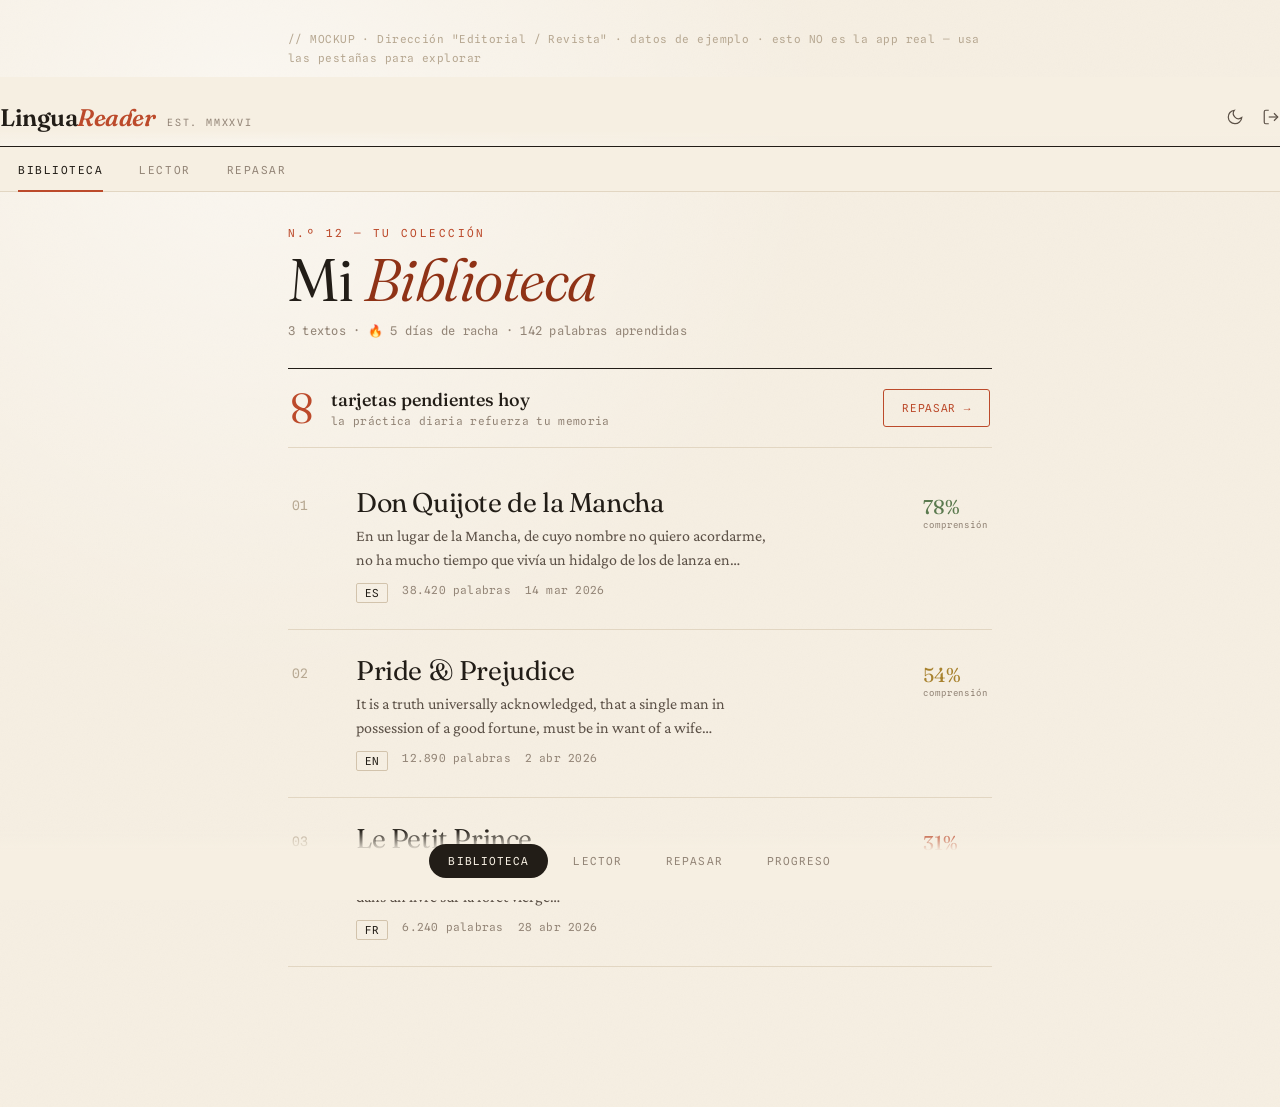
<file: docs/mockups/editorial-mockup.html>
<!DOCTYPE html>
<html lang="es">
<head>
<meta charset="UTF-8">
<meta name="viewport" content="width=device-width, initial-scale=1.0">
<title>LinguaReader — Mockup Editorial</title>
<link rel="preconnect" href="https://fonts.googleapis.com">
<link rel="preconnect" href="https://fonts.gstatic.com" crossorigin>
<link href="https://fonts.googleapis.com/css2?family=Fraunces:ital,opsz,wght@0,9..144,300..900;1,9..144,300..700&family=Crimson+Pro:ital,wght@0,400;0,500;0,600;1,400&family=Spline+Sans+Mono:wght@400;500;600&display=swap" rel="stylesheet">
<style>
:root{
  --paper:#F6EFE2;
  --paper-2:#FBF6EC;
  --ink:#221D17;
  --ink-soft:#5C5147;
  --muted:#938577;
  --faint:#B7A892;
  --rule:#E2D6C2;
  --rule-strong:#cdb ;
  --rule-strong:#D2C3AC;
  --accent:#BC4A2B;
  --accent-deep:#8F3216;
  --gold:#A8822E;
  --green:#5B7A4F;
  --shadow:0 18px 40px -24px rgba(60,40,20,.45);
}
*{margin:0;padding:0;box-sizing:border-box}
html{scroll-behavior:smooth}
body{
  background:var(--paper);
  color:var(--ink);
  font-family:'Crimson Pro',Georgia,serif;
  -webkit-font-smoothing:antialiased;
  /* paper grain */
  background-image:
    radial-gradient(circle at 20% 10%, rgba(255,255,255,.5), transparent 40%),
    url("data:image/svg+xml,%3Csvg xmlns='http://www.w3.org/2000/svg' width='160' height='160'%3E%3Cfilter id='n'%3E%3CfeTurbulence type='fractalNoise' baseFrequency='.8' numOctaves='2' stitchTiles='stitch'/%3E%3CfeColorMatrix type='saturate' values='0'/%3E%3C/filter%3E%3Crect width='100%25' height='100%25' filter='url(%23n)' opacity='.035'/%3E%3C/svg%3E");
  min-height:100vh;
}
.mono{font-family:'Spline Sans Mono',monospace}
.disp{font-family:'Fraunces',serif}

/* ─── Shell ─── */
.wrap{max-width:760px;margin:0 auto;padding:0 28px 140px}

/* Masthead */
.masthead{
  display:flex;align-items:baseline;justify-content:space-between;
  padding:26px 0 14px;border-bottom:1.5px solid var(--ink);
  position:sticky;top:0;background:linear-gradient(var(--paper) 78%,transparent);z-index:20;
  backdrop-filter:blur(2px);
}
.brand{display:flex;align-items:baseline;gap:12px}
.brand .logo{font-family:'Fraunces',serif;font-weight:600;font-size:24px;letter-spacing:-.5px}
.brand .logo b{font-style:italic;font-weight:600;color:var(--accent)}
.brand .est{font-family:'Spline Sans Mono',monospace;font-size:10px;letter-spacing:.18em;text-transform:uppercase;color:var(--muted)}
.mast-right{display:flex;gap:18px;align-items:center}
.mast-right .ico{width:18px;height:18px;color:var(--ink-soft);cursor:pointer;transition:color .2s}
.mast-right .ico:hover{color:var(--accent)}

/* Tabs (mockup nav) */
.tabs{display:flex;gap:0;border-bottom:1px solid var(--rule);margin-bottom:34px;position:sticky;top:71px;background:var(--paper);z-index:19}
.tab{
  font-family:'Spline Sans Mono',monospace;font-size:11px;letter-spacing:.14em;text-transform:uppercase;
  color:var(--muted);background:none;border:none;cursor:pointer;padding:16px 18px 14px;position:relative;transition:color .25s;
}
.tab:hover{color:var(--ink)}
.tab.active{color:var(--ink)}
.tab.active::after{content:"";position:absolute;left:18px;right:18px;bottom:-1px;height:2px;background:var(--accent)}

/* Section title */
.kicker{font-family:'Spline Sans Mono',monospace;font-size:11px;letter-spacing:.22em;text-transform:uppercase;color:var(--accent);margin-bottom:10px}
.page-title{font-family:'Fraunces',serif;font-weight:340;font-size:clamp(38px,8vw,60px);line-height:.98;letter-spacing:-1.5px}
.page-title em{font-style:italic;color:var(--accent-deep)}
.page-sub{font-family:'Spline Sans Mono',monospace;font-size:12px;color:var(--muted);margin-top:14px;letter-spacing:.02em}

/* Due callout */
.callout{
  margin:30px 0 6px;border-top:1.5px solid var(--ink);border-bottom:1px solid var(--rule);
  padding:18px 2px;display:flex;align-items:center;justify-content:space-between;gap:16px;
}
.callout .c-num{font-family:'Fraunces',serif;font-size:42px;font-weight:340;line-height:1;color:var(--accent)}
.callout .c-txt b{font-family:'Fraunces',serif;font-weight:500;font-size:18px;display:block}
.callout .c-txt span{font-family:'Spline Sans Mono',monospace;font-size:11px;color:var(--muted);letter-spacing:.03em}

/* Contents list */
.contents{margin-top:14px}
.entry{
  display:grid;grid-template-columns:46px 1fr auto;gap:6px 18px;align-items:start;
  padding:26px 4px;border-bottom:1px solid var(--rule);cursor:pointer;
  transition:background .3s,padding .3s;position:relative;
}
.entry::before{content:"";position:absolute;left:0;top:0;bottom:-1px;width:0;background:var(--accent);transition:width .3s}
.entry:hover{background:linear-gradient(90deg,rgba(188,74,43,.05),transparent 70%);padding-left:14px}
.entry:hover::before{width:3px}
.entry:hover .e-title{color:var(--accent-deep)}
.e-num{font-family:'Spline Sans Mono',monospace;font-size:13px;color:var(--faint);padding-top:9px}
.e-title{font-family:'Fraunces',serif;font-weight:380;font-size:27px;line-height:1.08;letter-spacing:-.4px;transition:color .25s}
.e-preview{font-family:'Crimson Pro',serif;font-size:16px;color:var(--ink-soft);line-height:1.5;margin-top:7px;max-width:46ch;
  display:-webkit-box;-webkit-line-clamp:2;-webkit-box-orient:vertical;overflow:hidden}
.e-meta{display:flex;gap:14px;margin-top:11px;font-family:'Spline Sans Mono',monospace;font-size:11px;color:var(--muted);letter-spacing:.02em;flex-wrap:wrap}
.e-meta .lang{color:var(--ink);border:1px solid var(--rule-strong);padding:2px 8px;border-radius:2px}
.e-right{display:flex;flex-direction:column;align-items:flex-end;gap:8px;padding-top:6px}
.pct{font-family:'Fraunces',serif;font-size:20px;font-weight:400;color:var(--green)}
.pct small{font-family:'Spline Sans Mono',monospace;font-size:9px;color:var(--muted);display:block;text-align:right;letter-spacing:.1em}

/* ─── Reader ─── */
.reader-head{padding:8px 0 0}
.back{font-family:'Spline Sans Mono',monospace;font-size:11px;letter-spacing:.12em;text-transform:uppercase;color:var(--muted);text-decoration:none;display:inline-flex;gap:8px;align-items:center;transition:color .2s}
.back:hover{color:var(--accent)}
.art-title{font-family:'Fraunces',serif;font-weight:330;font-size:clamp(36px,7vw,54px);line-height:1;letter-spacing:-1.2px;margin:22px 0 16px}
.art-meta{display:flex;gap:18px;font-family:'Spline Sans Mono',monospace;font-size:11px;color:var(--muted);letter-spacing:.04em;align-items:center;padding-bottom:18px;border-bottom:1.5px solid var(--ink);flex-wrap:wrap}
.art-meta .dot{width:3px;height:3px;border-radius:50%;background:var(--faint)}
.legend{display:flex;gap:18px;margin:18px 0 26px;font-family:'Spline Sans Mono',monospace;font-size:10.5px;color:var(--muted);letter-spacing:.04em;flex-wrap:wrap}
.legend i{display:inline-block;width:9px;height:9px;border-radius:50%;margin-right:6px;vertical-align:middle}
.prose{font-family:'Crimson Pro',serif;font-size:21px;line-height:1.85;color:#28221b;max-width:64ch}
.prose p{margin-bottom:22px;text-align:justify;hyphens:auto}
.prose p:first-of-type::first-letter{
  font-family:'Fraunces',serif;font-weight:420;float:left;font-size:78px;line-height:.74;
  padding:8px 14px 0 0;color:var(--accent);
}
.w{cursor:pointer;border-radius:2px;transition:background .15s,box-shadow .15s;padding:0 1px}
.w:hover{background:rgba(188,74,43,.16)}
.w.unknown{background:#FBE0D8;box-shadow:inset 0 -2px 0 rgba(188,74,43,.35)}
.w.recognized{background:#F7EAC8;box-shadow:inset 0 -2px 0 rgba(168,130,46,.4)}
.w.learned{background:#E2EBDA;box-shadow:inset 0 -2px 0 rgba(91,122,79,.4)}

/* ─── Flashcard ─── */
.fc{
  border:1.5px solid var(--ink);background:var(--paper-2);border-radius:4px;
  padding:54px 36px;text-align:center;margin-top:30px;box-shadow:var(--shadow);position:relative;
}
.fc .corner{position:absolute;top:14px;left:16px;font-family:'Spline Sans Mono',monospace;font-size:10px;letter-spacing:.18em;color:var(--muted);text-transform:uppercase}
.fc .corner.r{left:auto;right:16px}
.fc .word{font-family:'Fraunces',serif;font-weight:380;font-size:46px;letter-spacing:-1px;margin:8px 0 4px}
.fc .ph{font-family:'Spline Sans Mono',monospace;font-size:12px;color:var(--muted);letter-spacing:.05em}
.fc .rule{width:54px;height:1.5px;background:var(--accent);margin:26px auto 22px}
.fc .ans{font-family:'Fraunces',serif;font-style:italic;font-weight:400;font-size:30px;color:var(--green)}
.fc .ex{font-family:'Crimson Pro',serif;font-size:17px;color:var(--ink-soft);margin-top:14px;font-style:italic;max-width:42ch;margin-inline:auto;line-height:1.5}
.grades{display:flex;gap:10px;margin-top:26px;justify-content:center;flex-wrap:wrap}
.grade{font-family:'Spline Sans Mono',monospace;font-size:11px;letter-spacing:.06em;text-transform:uppercase;border:1.5px solid var(--ink);background:none;color:var(--ink);padding:11px 18px;border-radius:3px;cursor:pointer;transition:all .2s}
.grade:hover{background:var(--ink);color:var(--paper);transform:translateY(-2px)}

/* Refold-style flashcard back */
.fc-back{border:1.5px solid var(--ink);background:var(--paper-2);border-radius:4px;box-shadow:var(--shadow);padding:26px 26px 18px;margin-top:30px;text-align:left;max-width:440px;margin-inline:auto}
.fc-wordrow{display:flex;align-items:center;justify-content:center;gap:12px;margin-bottom:6px}
.fc-wordrow .word{font-family:'Fraunces',serif;font-weight:400;font-size:38px;letter-spacing:-.8px}
.audiobtn{width:34px;height:34px;border-radius:50%;border:1.5px solid var(--accent);color:var(--accent);background:none;cursor:pointer;display:inline-flex;align-items:center;justify-content:center;flex-shrink:0;transition:all .2s}
.audiobtn:hover{background:var(--accent);color:var(--paper-2)}
.audiobtn svg{width:15px;height:15px}
.fc-divider{height:1px;background:var(--rule);margin:18px 0}
.fc-label{font-family:'Spline Sans Mono',monospace;font-size:10.5px;letter-spacing:.18em;text-transform:uppercase;color:var(--muted);margin-bottom:9px}
.deflist{list-style:none;padding-left:4px;margin:0}
.deflist li{font-family:'Crimson Pro',serif;font-size:18px;line-height:1.45;padding-left:18px;position:relative;margin-bottom:5px}
.deflist li::before{content:"";position:absolute;left:0;top:11px;width:6px;height:6px;border-radius:50%;background:var(--accent)}
.pills{display:flex;flex-wrap:wrap;gap:8px}
.pill{font-family:'Spline Sans Mono',monospace;font-size:13px;border:1px solid var(--rule-strong);background:var(--paper);border-radius:999px;padding:4px 14px;color:var(--ink-soft)}
.ex-line{display:flex;align-items:flex-start;gap:10px}
.ex-line .q{font-family:'Crimson Pro',serif;font-style:italic;font-size:18px;line-height:1.5;flex:1}
.ex-tr{font-family:'Crimson Pro',serif;font-size:16px;color:var(--muted);font-style:italic;margin-top:8px;padding-left:2px}
.ex-tr.hidden{filter:blur(5px);cursor:pointer;user-select:none}
.audiobtn.sm{width:28px;height:28px}.audiobtn.sm svg{width:13px;height:13px}

/* Word popup */
.pop-demo{margin:30px auto 0;max-width:380px;border:1.5px solid var(--ink);background:var(--paper-2);border-radius:4px;box-shadow:var(--shadow);overflow:hidden}
.pop-demo .ph{display:flex;justify-content:space-between;align-items:center;padding:14px 18px;border-bottom:1px solid var(--rule)}
.pop-demo .ph span{font-family:'Spline Sans Mono',monospace;font-size:10px;letter-spacing:.18em;text-transform:uppercase;color:var(--muted)}
.pop-demo .word{font-family:'Fraunces',serif;font-size:30px;font-weight:380;padding:20px 18px 6px}
.pop-demo .tr{font-family:'Crimson Pro',serif;font-style:italic;font-size:19px;color:var(--green);padding:0 18px 4px}
.pop-demo .def{font-family:'Crimson Pro',serif;font-size:15px;color:var(--ink-soft);padding:0 18px 16px;line-height:1.45}
.pop-demo .acts{display:flex;border-top:1px solid var(--rule)}
.pop-demo .acts button{flex:1;border:none;background:none;padding:14px 6px;cursor:pointer;font-family:'Spline Sans Mono',monospace;font-size:10px;letter-spacing:.06em;text-transform:uppercase;border-right:1px solid var(--rule);transition:background .2s}
.pop-demo .acts button:last-child{border-right:none}
.pop-demo .acts .u{color:var(--accent)}.pop-demo .acts .r{color:var(--gold)}.pop-demo .acts .l{color:var(--green)}
.pop-demo .acts button:hover{background:rgba(0,0,0,.03)}

/* Bottom nav */
.botnav{position:fixed;bottom:0;left:0;right:0;background:linear-gradient(transparent,var(--paper) 30%);padding:14px 0 22px;z-index:25}
.botnav .inner{max-width:760px;margin:0 auto;padding:0 28px;display:flex;justify-content:center;gap:6px}
.botnav button{font-family:'Spline Sans Mono',monospace;font-size:11px;letter-spacing:.1em;text-transform:uppercase;color:var(--muted);background:none;border:1px solid transparent;border-radius:999px;padding:9px 18px;cursor:pointer;transition:all .2s}
.botnav button:hover{color:var(--ink)}
.botnav button.active{color:var(--paper);background:var(--ink)}

/* views */
.view{display:none;animation:rise .5s cubic-bezier(.2,.7,.2,1) both}
.view.show{display:block}
@keyframes rise{from{opacity:0;transform:translateY(14px)}to{opacity:1;transform:none}}
.stagger>*{opacity:0;animation:rise .6s cubic-bezier(.2,.7,.2,1) forwards}
.stagger>*:nth-child(1){animation-delay:.04s}
.stagger>*:nth-child(2){animation-delay:.12s}
.stagger>*:nth-child(3){animation-delay:.2s}
.stagger>*:nth-child(4){animation-delay:.28s}
.stagger>*:nth-child(5){animation-delay:.36s}
.stagger>*:nth-child(6){animation-delay:.44s}

.note{max-width:760px;margin:0 auto;padding:30px 28px 10px;font-family:'Spline Sans Mono',monospace;font-size:11px;color:var(--faint);letter-spacing:.04em;line-height:1.7}
</style>
</head>
<body>

<div class="note">// MOCKUP · Dirección "Editorial / Revista" · datos de ejemplo · esto NO es la app real — usa las pestañas para explorar</div>

<header class="masthead">
  <div class="brand">
    <div class="logo">Lingua<b>Reader</b></div>
    <div class="est">Est. MMXXVI</div>
  </div>
  <div class="mast-right">
    <svg class="ico" viewBox="0 0 24 24" fill="none" stroke="currentColor" stroke-width="1.6"><path d="M21 12.79A9 9 0 1111.21 3 7 7 0 0021 12.79z"/></svg>
    <svg class="ico" viewBox="0 0 24 24" fill="none" stroke="currentColor" stroke-width="1.6"><path d="M9 21H5a2 2 0 01-2-2V5a2 2 0 012-2h4"/><polyline points="16 17 21 12 16 7"/><line x1="21" y1="12" x2="9" y2="12"/></svg>
  </div>
</header>

<div class="tabs">
  <button class="tab active" data-v="lib">Biblioteca</button>
  <button class="tab" data-v="read">Lector</button>
  <button class="tab" data-v="fc">Repasar</button>
</div>

<div class="wrap">

  <!-- LIBRARY -->
  <section class="view show stagger" id="v-lib">
    <div class="kicker">N.º 12 — Tu colección</div>
    <h1 class="page-title">Mi <em>Biblioteca</em></h1>
    <div class="page-sub">3 textos · 🔥 5 días de racha · 142 palabras aprendidas</div>

    <div class="callout">
      <div style="display:flex;align-items:center;gap:18px">
        <div class="c-num">8</div>
        <div class="c-txt"><b>tarjetas pendientes hoy</b><span>la práctica diaria refuerza tu memoria</span></div>
      </div>
      <button class="grade" style="border-color:var(--accent);color:var(--accent)">Repasar →</button>
    </div>

    <div class="contents">
      <div class="entry">
        <div class="e-num">01</div>
        <div>
          <div class="e-title">Don Quijote de la Mancha</div>
          <div class="e-preview">En un lugar de la Mancha, de cuyo nombre no quiero acordarme, no ha mucho tiempo que vivía un hidalgo de los de lanza en astillero…</div>
          <div class="e-meta"><span class="lang">ES</span><span>38.420 palabras</span><span>14 mar 2026</span></div>
        </div>
        <div class="e-right"><div class="pct">78%<small>comprensión</small></div></div>
      </div>

      <div class="entry">
        <div class="e-num">02</div>
        <div>
          <div class="e-title">Pride &amp; Prejudice</div>
          <div class="e-preview">It is a truth universally acknowledged, that a single man in possession of a good fortune, must be in want of a wife…</div>
          <div class="e-meta"><span class="lang">EN</span><span>12.890 palabras</span><span>2 abr 2026</span></div>
        </div>
        <div class="e-right"><div class="pct" style="color:var(--gold)">54%<small>comprensión</small></div></div>
      </div>

      <div class="entry">
        <div class="e-num">03</div>
        <div>
          <div class="e-title">Le Petit Prince</div>
          <div class="e-preview">Lorsque j'avais six ans j'ai vu, une fois, une magnifique image, dans un livre sur la forêt vierge…</div>
          <div class="e-meta"><span class="lang">FR</span><span>6.240 palabras</span><span>28 abr 2026</span></div>
        </div>
        <div class="e-right"><div class="pct" style="color:var(--accent)">31%<small>comprensión</small></div></div>
      </div>
    </div>
  </section>

  <!-- READER -->
  <section class="view" id="v-read">
    <div class="reader-head">
      <a class="back" href="#">← Volver a la biblioteca</a>
      <h1 class="art-title">Pride &amp; Prejudice</h1>
      <div class="art-meta"><span>ENGLISH</span><span class="dot"></span><span>54% COMPRENSIÓN</span><span class="dot"></span><span>CAPÍTULO I</span></div>
      <div class="legend">
        <span><i style="background:#E69A86"></i>Desconocida · 24</span>
        <span><i style="background:#D9B45B"></i>Reconozco · 61</span>
        <span><i style="background:#7E9A6E"></i>Aprendida · 138</span>
      </div>
    </div>
    <div class="prose">
      <p>It is a <span class="w learned">truth</span> universally <span class="w recognized">acknowledged</span>, that a single <span class="w learned">man</span> in <span class="w unknown">possession</span> of a good <span class="w recognized">fortune</span>, must be in <span class="w unknown">want</span> of a <span class="w learned">wife</span>.</p>
      <p>However little <span class="w recognized">known</span> the feelings or views of such a man may be on his first <span class="w unknown">entering</span> a <span class="w recognized">neighbourhood</span>, this truth is so well <span class="w unknown">fixed</span> in the minds of the surrounding <span class="w recognized">families</span>, that he is <span class="w unknown">considered</span> the rightful <span class="w unknown">property</span> of some one or other of their <span class="w recognized">daughters</span>.</p>
      <p>“My dear Mr. Bennet,” said his lady to him one day, “have you heard that <span class="w recognized">Netherfield</span> Park is let at <span class="w unknown">last</span>?”</p>
    </div>

    <div class="pop-demo">
      <div class="ph"><span>Palabra</span><span>🔊</span></div>
      <div class="word">possession</div>
      <div class="tr">posesión</div>
      <div class="def">El hecho de tener o poseer algo; control o tenencia de un objeto o propiedad.</div>
      <div class="acts">
        <button class="u">Desconocida</button>
        <button class="r">Reconozco</button>
        <button class="l">Aprendida</button>
      </div>
    </div>
  </section>

  <!-- FLASHCARDS -->
  <section class="view" id="v-fc">
    <div class="kicker">Repetición espaciada</div>
    <h1 class="page-title">Re<em>pasar</em></h1>
    <div class="page-sub">tarjeta 3 de 8 · 🔥 5 días de racha</div>

    <div class="fc-back">
      <div class="fc-wordrow">
        <span class="word">have</span>
        <button class="audiobtn" title="Escuchar palabra"><svg viewBox="0 0 24 24" fill="none" stroke="currentColor" stroke-width="2"><polygon points="11 5 6 9 2 9 2 15 6 15 11 19 11 5" fill="currentColor" stroke="none"/><path d="M19.07 4.93a10 10 0 010 14.14M15.54 8.46a5 5 0 010 7.07"/></svg></button>
      </div>

      <div class="fc-divider"></div>
      <div class="fc-label">definiciones</div>
      <ul class="deflist">
        <li>(v.) Tener.</li>
        <li>(v.) Haber.</li>
      </ul>

      <div class="fc-divider"></div>
      <div class="fc-label">formas irregulares</div>
      <div class="pills"><span class="pill">has</span><span class="pill">had</span></div>

      <div class="fc-divider"></div>
      <div class="fc-label">ejemplo</div>
      <div class="ex-line">
        <span class="q">“I have two dogs and a cat.”</span>
        <button class="audiobtn sm" title="Escuchar frase"><svg viewBox="0 0 24 24" fill="none" stroke="currentColor" stroke-width="2"><polygon points="11 5 6 9 2 9 2 15 6 15 11 19 11 5" fill="currentColor" stroke="none"/><path d="M19.07 4.93a10 10 0 010 14.14"/></svg></button>
      </div>
      <div class="ex-tr" onclick="this.classList.remove('hidden')">Tengo dos perros y un gato.</div>

      <div class="grades">
        <button class="grade">No la sé</button>
        <button class="grade">Difícil</button>
        <button class="grade">Regular</button>
        <button class="grade">Fácil</button>
      </div>
    </div>
  </section>

</div>

<nav class="botnav">
  <div class="inner">
    <button class="active" data-v="lib">Biblioteca</button>
    <button data-v="read">Lector</button>
    <button data-v="fc">Repasar</button>
    <button data-v="lib">Progreso</button>
  </div>
</nav>

<script>
const views={lib:'v-lib',read:'v-read',fc:'v-fc'};
function go(v){
  document.querySelectorAll('.view').forEach(s=>s.classList.remove('show'));
  const el=document.getElementById(views[v]||'v-lib');el.classList.add('show');
  // restart stagger
  el.classList.remove('stagger');void el.offsetWidth;
  document.querySelectorAll('.tab').forEach(t=>t.classList.toggle('active',t.dataset.v===v));
  document.querySelectorAll('.botnav button').forEach(b=>b.classList.toggle('active',b.dataset.v===v));
  window.scrollTo({top:0,behavior:'smooth'});
}
document.querySelectorAll('[data-v]').forEach(b=>b.addEventListener('click',()=>go(b.dataset.v)));
</script>
</body>
</html>
</file>
